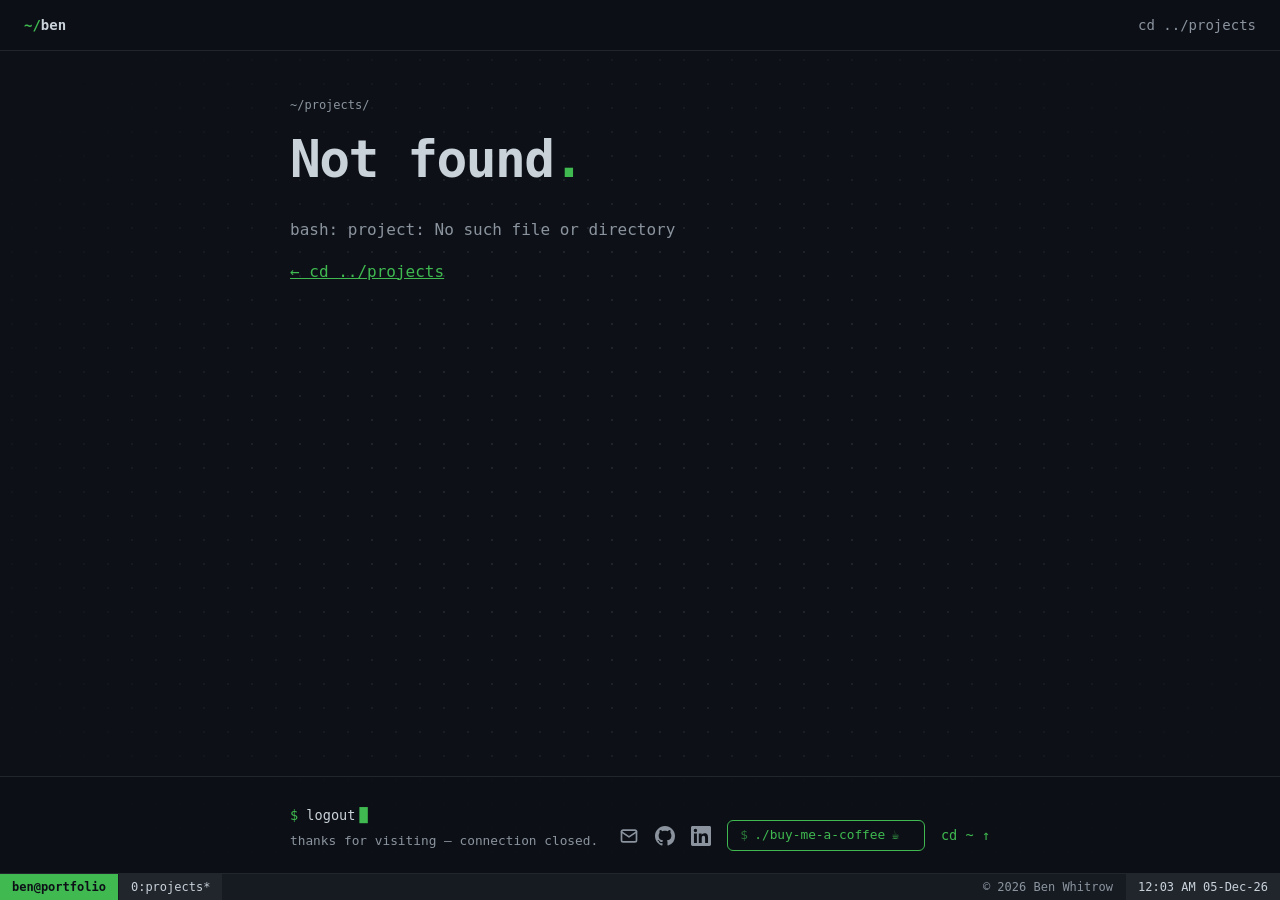
<file: project.html>
<!doctype html>
<html lang="en-GB">
<head>
  <meta charset="utf-8" />
  <meta name="viewport" content="width=device-width, initial-scale=1" />
  <title>ls ~/ben/projects · Ben Whitrow</title>
  <meta name="description" content="A project by Ben Whitrow, Cyber Security Degree Apprentice." />
  <link rel="canonical" href="https://benwhitrow.co.uk/projects.html" />
  <meta name="theme-color" content="#0d1117" />
  <meta name="author" content="Ben Whitrow" />
  <link rel="icon" href="favicon.svg" type="image/svg+xml" />
  <link rel="apple-touch-icon" href="images/apple-touch-icon.png" />
  <meta property="og:type" content="website" />
  <meta property="og:site_name" content="Ben Whitrow" />
  <meta property="og:title" content="ls ~/ben/projects · Ben Whitrow" />
  <meta property="og:description" content="A project by Ben Whitrow, Cyber Security Degree Apprentice." />
  <meta property="og:url" content="https://benwhitrow.co.uk/projects.html" />
  <meta property="og:image" content="https://benwhitrow.co.uk/images/og.png" />
  <meta property="og:image:width" content="1200" />
  <meta property="og:image:height" content="630" />
  <meta property="og:locale" content="en_GB" />
  <meta name="twitter:card" content="summary_large_image" />
  <meta name="twitter:title" content="ls ~/ben/projects · Ben Whitrow" />
  <meta name="twitter:description" content="A project by Ben Whitrow, Cyber Security Degree Apprentice." />
  <meta name="twitter:image" content="https://benwhitrow.co.uk/images/og.png" />
  <link rel="stylesheet" href="styles.css" />
  <script src="favicon.js"></script>
</head>
<body class="subpage">
  <nav>
    <a href="index.html" class="brand"><span class="prompt">~/</span>ben</a>
    <div class="links links-static">
      <a href="projects.html">cd ../projects</a>
    </div>
  </nav>

  <main>
    <article id="project" class="project-page"></article>
  </main>

  <script src="projects.js"></script>
  <script src="contact.js"></script>
  <script>
    // Render one project from projects.js, chosen by ?id= in the URL.
    (() => {
      const esc = (s) => String(s ?? '').replace(/[&<>"']/g, (c) => ({ '&': '&amp;', '<': '&lt;', '>': '&gt;', '"': '&quot;', "'": '&#39;' }[c]));
      const id = new URLSearchParams(location.search).get('id');
      const p = (window.PROJECTS || []).find((x) => x.id === id);
      const el = document.getElementById('project');

      if (!p) {
        // Don't let search engines index the "not found" state.
        const robots = document.createElement('meta');
        robots.name = 'robots'; robots.content = 'noindex';
        document.head.appendChild(robots);
        el.innerHTML = `
          <p class="crumb">~/projects/${esc(id || '')}</p>
          <h1 class="big">Not found<span class="accent">.</span></h1>
          <p class="muted">bash: ${esc(id || 'project')}: No such file or directory</p>
          <p><a href="projects.html">← cd ../projects</a></p>`;
        return;
      }

      document.title = `ls ~/ben/projects/${p.id} · ${p.title} — Ben Whitrow`;
      // Per-project SEO/social tags (Google renders this JavaScript when indexing).
      const setMeta = (sel, attr, val) => { const m = document.querySelector(sel); if (m) m.setAttribute(attr, val); };
      const url = `https://benwhitrow.co.uk/project.html?id=${encodeURIComponent(p.id)}`;
      const desc = `${p.summary} A project by Ben Whitrow.`;
      setMeta('meta[name="description"]', 'content', desc);
      setMeta('link[rel="canonical"]', 'href', url);
      setMeta('meta[property="og:title"]', 'content', document.title);
      setMeta('meta[name="twitter:title"]', 'content', document.title);
      setMeta('meta[property="og:description"]', 'content', desc);
      setMeta('meta[name="twitter:description"]', 'content', desc);
      setMeta('meta[property="og:url"]', 'content', url);
      el.innerHTML = `
        <p class="crumb">~/projects/<span class="accent">${esc(p.id)}</span></p>
        <h1 class="big">${esc(p.title)}<span class="accent">.</span></h1>
        <div class="project-meta">
          ${p.year ? `<span class="date">${esc(p.year)}</span>` : ''}
          ${(p.tags || []).map((t) => `<a class="tag" href="projects.html?tag=${encodeURIComponent(t)}">${esc(t)}</a>`).join('')}
        </div>
        ${p.links?.length ? `<p class="project-links">${p.links.map((l) => `<a href="${esc(l.url)}" target="_blank" rel="noopener">${esc(l.label)} ↗</a>`).join('')}</p>` : ''}
        ${p.image ? `<img class="project-image" src="${esc(p.image)}" alt="${esc(p.title)} screenshot" />` : ''}
        <div class="project-body">${p.body || ''}</div>
        <p class="back"><a href="projects.html">← cd ../projects</a></p>`;
    })();
  </script>
  <script src="footer.js"></script>
</body>
</html>
</file>
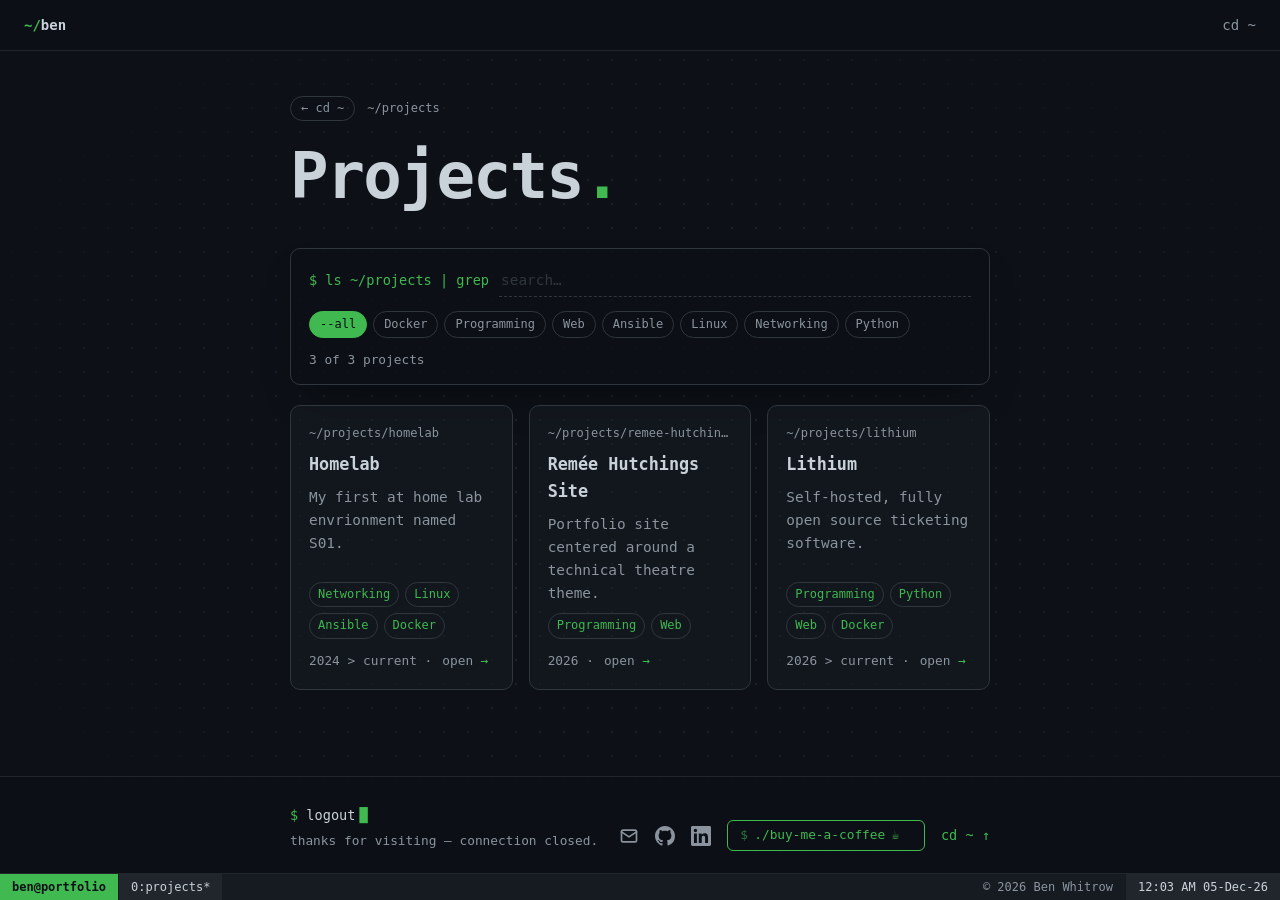
<file: projects.html>
<!doctype html>
<html lang="en-GB">
<head>
  <meta charset="utf-8" />
  <meta name="viewport" content="width=device-width, initial-scale=1" />
  <title>ls ~/ben/projects · Projects by Ben Whitrow</title>
  <meta name="description" content="Cyber security, networking, homelab and web projects by Ben Whitrow, a Cyber Security Degree Apprentice in Bristol, UK." />
  <link rel="canonical" href="https://benwhitrow.co.uk/projects.html" />
  <meta name="theme-color" content="#0d1117" />
  <meta name="author" content="Ben Whitrow" />
  <link rel="icon" href="favicon.svg" type="image/svg+xml" />
  <link rel="apple-touch-icon" href="images/apple-touch-icon.png" />
  <meta property="og:type" content="website" />
  <meta property="og:site_name" content="Ben Whitrow" />
  <meta property="og:title" content="ls ~/ben/projects · Projects by Ben Whitrow" />
  <meta property="og:description" content="Cyber security, networking, homelab and web projects by Ben Whitrow, a Cyber Security Degree Apprentice in Bristol, UK." />
  <meta property="og:url" content="https://benwhitrow.co.uk/projects.html" />
  <meta property="og:image" content="https://benwhitrow.co.uk/images/og.png" />
  <meta property="og:image:width" content="1200" />
  <meta property="og:image:height" content="630" />
  <meta property="og:locale" content="en_GB" />
  <meta name="twitter:card" content="summary_large_image" />
  <meta name="twitter:title" content="ls ~/ben/projects · Projects by Ben Whitrow" />
  <meta name="twitter:description" content="Cyber security, networking, homelab and web projects by Ben Whitrow, a Cyber Security Degree Apprentice in Bristol, UK." />
  <meta name="twitter:image" content="https://benwhitrow.co.uk/images/og.png" />
  <link rel="stylesheet" href="styles.css" />
  <script src="favicon.js"></script>
</head>
<body class="subpage">
  <nav>
    <a href="index.html" class="brand"><span class="prompt">~/</span>ben</a>
    <div class="links links-static">
      <a href="index.html">cd ~</a>
    </div>
  </nav>

  <main>
    <p class="crumb crumb-row"><a class="cd-btn" href="index.html">← cd ~</a> ~/projects</p>
    <h1 class="big page-title">Projects<span class="accent">.</span></h1>

    <!-- Search + tag filters; cards are generated from projects.js -->
    <div class="term filter-term">
      <div class="term-body">
        <label class="grep">
          <span class="prompt">$ ls ~/projects | grep</span>
          <input id="search" type="search" placeholder="search…" autocomplete="off" spellcheck="false" />
        </label>
        <div class="tag-filters" id="tag-filters"></div>
        <p class="result-count" id="result-count" aria-live="polite"></p>
      </div>
    </div>

    <div class="project-grid all-projects" id="all-projects"></div>
  </main>

  <script src="projects.js"></script>
  <script src="contact.js"></script>
  <script>
    (() => {
      const esc = (s) => String(s ?? '').replace(/[&<>"']/g, (c) => ({ '&': '&amp;', '<': '&lt;', '>': '&gt;', '"': '&quot;', "'": '&#39;' }[c]));
      const all = window.PROJECTS || [];
      const grid = document.getElementById('all-projects');
      const search = document.getElementById('search');
      const tagBox = document.getElementById('tag-filters');
      const count = document.getElementById('result-count');

      // Every tag used by any project, most common first.
      const tagCounts = {};
      all.forEach((p) => (p.tags || []).forEach((t) => (tagCounts[t] = (tagCounts[t] || 0) + 1)));
      const tags = Object.keys(tagCounts).sort((a, b) => tagCounts[b] - tagCounts[a] || a.localeCompare(b));

      // Start from ?tag= / ?q= in the URL, so tags elsewhere can link here.
      const params = new URLSearchParams(location.search);
      let activeTag = tags.includes(params.get('tag')) ? params.get('tag') : null;
      search.value = params.get('q') || '';

      tagBox.innerHTML = ['all', ...tags].map((t) =>
        `<button type="button" class="tag-btn" data-tag="${esc(t)}">${t === 'all' ? '--all' : esc(t)}</button>`).join('');

      const card = (p) => `
        <a class="project-card" href="project.html?id=${encodeURIComponent(p.id)}">
          <span class="crumb">~/projects/${esc(p.id)}</span>
          <h3>${esc(p.title)}</h3>
          <p>${esc(p.summary)}</p>
          <span class="tags">${(p.tags || []).map((t) => `<span class="tag">${esc(t)}</span>`).join('')}</span>
          <span class="open">${p.year ? `<span class="year">${esc(p.year)}</span>` : ''}open <span class="accent">→</span></span>
        </a>`;

      function render() {
        const q = search.value.trim().toLowerCase();
        const shown = all.filter((p) =>
          (!activeTag || (p.tags || []).includes(activeTag)) &&
          (!q || [p.title, p.summary, p.id, ...(p.tags || [])].join(' ').toLowerCase().includes(q)));

        tagBox.querySelectorAll('.tag-btn').forEach((b) =>
          b.classList.toggle('active', b.dataset.tag === (activeTag || 'all')));

        count.textContent = shown.length
          ? `${shown.length} of ${all.length} project${all.length === 1 ? '' : 's'}`
          : `grep: no projects match${q ? ` "${q}"` : ''}${activeTag ? ` in ${activeTag}` : ''}`;
        count.classList.toggle('empty', !shown.length);
        grid.innerHTML = shown.map(card).join('');

        // keep the URL in sync so filtered views can be shared
        const url = new URL(location);
        activeTag ? url.searchParams.set('tag', activeTag) : url.searchParams.delete('tag');
        q ? url.searchParams.set('q', q) : url.searchParams.delete('q');
        history.replaceState(null, '', url);
      }

      tagBox.addEventListener('click', (e) => {
        const b = e.target.closest('.tag-btn');
        if (!b) return;
        activeTag = b.dataset.tag === 'all' || b.dataset.tag === activeTag ? null : b.dataset.tag;
        render();
      });
      search.addEventListener('input', render);

      render();
      requestAnimationFrame(() => grid.classList.add('in'));   // cards fade in on first load
    })();
  </script>
  <script src="footer.js"></script>
</body>
</html>
</file>
<file: styles.css>
/* Colour scheme: every colour on the site comes from here */
:root {
  --bg: #0d1117;
  --text: #c9d1d9;        /* headings and primary text */
  --muted: #8b949e;       /* body copy and secondary text */
  --green: #3fb950;       /* accent */
  --border: #30363d;
  --border-soft: #21262d;
  --border-faint: #161b22;
  --red: #e5484d;         /* errors */
}

html { scroll-behavior: smooth; }
/* Never allow sideways scrolling/dragging (clip, unlike hidden, doesn't break sticky/fixed elements) */
html, body { overflow-x: clip; max-width: 100%; }
@supports not (overflow-x: clip) { html, body { overflow-x: hidden; } }
/* iPhones auto-zoom into any text box under 16px and stay zoomed, which shifts the page
   off-centre. Keep form fields at 16px on phones. */
@media (max-width: 760px) {
  input, textarea, select { font-size: 16px !important; }
}
body {
  margin: 0;
  background: var(--bg);
  color: var(--text);
  font-family: ui-monospace, Menlo, monospace;
  line-height: 1.6;
}
a { color: var(--green); }

/* Background: faint dot grid */
body::before {
  content: ""; position: fixed; inset: 0; z-index: -1; pointer-events: none;
  background-image: radial-gradient(rgba(139, 148, 158, 0.15) 1px, transparent 1px);
  background-size: 24px 24px;
  /* fade the grid out towards the edges */
  mask-image: radial-gradient(ellipse at center, black 30%, transparent 85%);
  -webkit-mask-image: radial-gradient(ellipse at center, black 30%, transparent 85%);
}
nav {
  position: fixed; top: 0; left: 0; right: 0; z-index: 10;
  display: flex; align-items: center; justify-content: space-between; gap: 24px;
  padding: 14px 24px;
  background: rgba(13, 17, 23, 0.7);
  backdrop-filter: blur(8px);
  -webkit-backdrop-filter: blur(8px);
  border-bottom: 1px solid var(--border-soft);
  font-size: 14px;
}
nav a { color: var(--muted); text-decoration: none; transition: color 0.2s; }
nav .brand { color: var(--text); font-weight: bold; }
nav .links { display: flex; gap: 20px; overflow-x: auto; scrollbar-width: none; }
nav .links::-webkit-scrollbar { display: none; }
nav .links a { white-space: nowrap; }
nav .links a:hover, nav .links a.active { color: var(--green); }
nav .links a.active::after { content: "_"; animation: blink 1s steps(1) infinite; }
.menu-toggle { display: none; }

/* Mobile: hamburger that drops down a terminal-style menu */
@media (max-width: 760px) {
  nav { padding: 12px 16px; }
  .menu-toggle {
    display: flex; flex-direction: column; justify-content: center; gap: 5px;
    width: 36px; height: 32px; padding: 6px;
    background: none; border: 1px solid var(--border); border-radius: 6px; cursor: pointer;
  }
  .menu-toggle span { display: block; height: 2px; background: var(--green); transition: transform 0.25s, opacity 0.25s; }
  nav.open .menu-toggle span:nth-child(1) { transform: translateY(7px) rotate(45deg); }
  nav.open .menu-toggle span:nth-child(2) { opacity: 0; }
  nav.open .menu-toggle span:nth-child(3) { transform: translateY(-7px) rotate(-45deg); }

  nav .links {
    position: absolute; top: 100%; left: 0; right: 0;
    flex-direction: column; gap: 0;
    padding: 8px 16px 16px;
    background: rgba(13, 17, 23, 0.95);
    border-bottom: 1px solid var(--border-soft);
    /* closed state: hidden and slightly raised */
    opacity: 0; transform: translateY(-8px); visibility: hidden;
    transition: opacity 0.2s, transform 0.2s, visibility 0.2s;
  }
  nav.open .links { opacity: 1; transform: none; visibility: visible; }
  nav .links a { padding: 10px 0; font-size: 16px; border-bottom: 1px solid var(--border-faint); }
  nav .links a:last-child { border-bottom: 0; }
  nav .links a::before { content: "$ "; color: var(--green); }
}
main { max-width: 700px; margin: 0 auto; padding: 0 16px 64px; }
header, section {
  min-height: 100vh;
  box-sizing: border-box;
  display: flex; flex-direction: column; justify-content: center;
  padding: 64px 0;
}
header { align-items: center; text-align: center; position: relative; z-index: 1; }
/* svh = the visible screen height on phones (excludes the browser's address bar) */
header { min-height: 100svh; }

/* Mobile: sections size to their content with consistent spacing,
   instead of each being a mostly-empty full screen. */
@media (max-width: 760px) {
  /* centre the landing text in the space below the fixed nav (--nav-h set by script.js) */
  header { padding: var(--nav-h, 57px) 0 0; }
  section { min-height: auto; padding: 72px 0 40px; }
  section:last-child { padding-bottom: 24px; }
  /* start About below the landing squares' fade (--fade-h set by script.js) */
  #about { padding-top: calc(var(--fade-h, 0px) + 40px); }
  main { padding-bottom: 48px; }
}
#tree {
  position: absolute; top: 0; left: 0;
  width: 100%; height: 130vh; /* JS sets the exact height and fade mask */
  pointer-events: none;
}
header p { margin: 8px 0 0; color: var(--muted); }
h1 { margin: 0; font-size: 2.5rem; }
.prompt { color: var(--green); }
.cursor { margin-left: 4px; color: var(--green); animation: blink 1s steps(1) infinite; }
#untyped { visibility: hidden; } /* reserves the name's width so the centred text doesn't shift while typing */
#subtext { opacity: 0; transition: opacity 0.5s ease; }
#subtext.show { opacity: 1; }
@keyframes blink { 50% { opacity: 0; } }
h2 { color: var(--text); }
.accent { color: var(--green); }
h3 { margin-bottom: 0; }
.date { color: var(--muted); margin: 0; }

/* Experience */
h3.sub { font-size: clamp(1.5rem, 5vw, 2rem); color: var(--muted); margin: 8px 0 24px; }
.timeline { list-style: none; margin: 0; padding: 0 0 0 36px; position: relative; }
/* the vertical line, which grows down when the section scrolls into view */
.timeline::before {
  content: ""; position: absolute; left: 7px; top: 8px; bottom: 8px; width: 2px;
  background: linear-gradient(var(--green), var(--border));
  transform-origin: top; transform: scaleY(0); transition: transform 1.2s ease;
}
.timeline.in::before { transform: none; }
.job {
  position: relative;
  display: flex; align-items: center; justify-content: space-between; gap: 16px;
  padding: 18px 20px; margin-bottom: 18px;
  background: rgba(22, 27, 34, 0.6);
  border: 1px solid var(--border); border-radius: 10px;
  /* only the entrance animates; hover changes are instant */
  transition: opacity 0.5s, translate 0.5s;
  opacity: 0; translate: 0 16px;
}
.timeline.in .job { opacity: 1; translate: 0 0; }
.timeline.in .job:nth-child(2) { transition-delay: 0.15s; }
.timeline.in .job:nth-child(3) { transition-delay: 0.3s; }
.timeline.in .job:nth-child(4) { transition-delay: 0.45s; }
.job:hover { border-color: var(--green); }
/* node on the line for each job */
.job::before {
  content: ""; position: absolute; left: -35px; top: 50%; translate: 0 -50%;
  width: 10px; height: 10px; border-radius: 50%;
  background: var(--bg); border: 2px solid var(--green);
}
.job:hover::before { background: var(--green); box-shadow: 0 0 6px var(--green), 0 0 14px var(--green); }
.job:first-child::before { background: var(--green); box-shadow: 0 0 10px var(--green); }
.job h4 { margin: 0; font-size: 1.2rem; color: var(--text); }
.job .role { margin: 2px 0 6px; color: var(--muted); }
.job .date { font-size: 0.85rem; }
.job .date::before { content: "> "; color: var(--green); }
.logo { width: 64px; height: 64px; flex-shrink: 0; border-radius: 10px; object-fit: contain; }
@media (max-width: 600px) {
  .timeline { padding-left: 28px; }
  .job::before { left: -27px; }
  .job { padding: 14px 16px; }
  .job h4 { font-size: 1.05rem; }
  .logo { width: 48px; height: 48px; }
}
@media (prefers-reduced-motion: reduce) {
  .timeline::before { transition: none; transform: none; }
  .job { opacity: 1; translate: none; }
}

/* Projects */
.crumb { font-size: 0.75rem; color: var(--muted); margin: 0; }
.tag {
  display: inline-block; font-size: 0.75rem; color: var(--green);
  padding: 2px 8px; border: 1px solid var(--border); border-radius: 999px;
}
.project-grid { display: grid; grid-template-columns: repeat(3, minmax(0, 1fr)); gap: 16px; } /* minmax(0,…) stops long content widening a column */
.project-card {
  display: flex; flex-direction: column; gap: 8px;
  padding: 18px; border-radius: 10px;
  background: rgba(22, 27, 34, 0.6); border: 1px solid var(--border);
  color: inherit; text-decoration: none;
  opacity: 0; translate: 0 16px; transition: opacity 0.5s, translate 0.5s;
}
.project-grid.in .project-card { opacity: 1; translate: 0 0; }
.project-grid.in .project-card:nth-child(2) { transition-delay: 0.15s; }
.project-grid.in .project-card:nth-child(3) { transition-delay: 0.3s; }
.project-card:hover { border-color: var(--green); }
.project-card .crumb { white-space: nowrap; overflow: hidden; text-overflow: ellipsis; }
.project-card h3 { margin: 0; font-size: 1.05rem; color: var(--text); }
.project-card p { margin: 0; color: var(--muted); font-size: 0.9rem; flex: 1; }
.project-card .tags { display: flex; flex-wrap: wrap; gap: 6px; }
.project-card .open { font-size: 0.8rem; color: var(--muted); margin-top: 4px; }
.project-card:hover .open { color: var(--text); }
.see-all {
  align-self: center; margin-top: 24px;
  padding: 10px 16px; border: 1px solid var(--border); border-radius: 8px;
  color: var(--text); text-decoration: none; font-size: 0.9rem;
}
.see-all:hover { border-color: var(--green); }
@media (max-width: 760px) {
  .project-grid { grid-template-columns: minmax(0, 1fr); }
}
@media (prefers-reduced-motion: reduce) {
  .project-card { opacity: 1; translate: none; transition: none; }
}

/* Single project page (project.html) */
.subpage main { padding-top: 96px; }
/* Keep the footer at the bottom of the screen even when a page is short */
body.subpage { min-height: 100vh; min-height: 100svh; display: flex; flex-direction: column; }
/* border-box so the side padding is inside the width (otherwise it overflows on phones);
   732 = the usual 700px content width + 16px padding each side */
.subpage main { flex: 1 0 auto; width: 100%; max-width: 732px; box-sizing: border-box; }
.project-page h1.big { font-size: clamp(2rem, 7vw, 3.2rem); color: var(--text); margin: 4px 0 12px; letter-spacing: -0.03em; }
.project-meta { display: flex; flex-wrap: wrap; align-items: center; gap: 8px; }
.project-meta .date { margin-right: 4px; }
.project-links { display: flex; gap: 16px; }
.project-image { width: 100%; border-radius: 10px; border: 1px solid var(--border); margin: 16px 0; }
.project-body { color: var(--muted); }
.project-body h2, .project-body h3 { color: var(--text); }
/* Terminal command button (see projects.js for usage) */
.btn {
  display: inline-flex; align-items: center; gap: 0.5em;
  font: inherit; font-size: 0.9rem; line-height: 1; cursor: pointer;
  padding: 10px 16px; border-radius: 6px;
  color: var(--green); border: 1px solid var(--green); text-decoration: none;
  /* green fill that sweeps in from the left on hover */
  background: linear-gradient(var(--green), var(--green)) no-repeat left / 0% 100%;
  transition: background-size 0.2s ease, color 0.2s ease;
}
.btn::before { content: "$"; opacity: 0.6; }
.btn::after { content: "\2588"; font-size: 0.8em; opacity: 0; }
.btn:hover, .btn:focus-visible { background-size: 100% 100%; color: var(--bg); outline: none; }
.btn:hover::after, .btn:focus-visible::after { opacity: 1; animation: blink 1s steps(1) infinite; }
.btn:active { transform: translateY(1px); }
/* variants */
.btn.solid { background-color: var(--green); color: var(--bg); }
.btn.solid:hover { background-image: none; filter: brightness(1.15); }
.btn.subtle { color: var(--text); border-color: var(--border); --green-fill: var(--border); background-image: linear-gradient(var(--border-soft), var(--border-soft)); }
.btn.subtle:hover { color: var(--text); border-color: var(--muted); }
.btn.subtle::before { color: var(--green); opacity: 1; }
/* lay several buttons out in a row */
.btn-row { display: flex; flex-wrap: wrap; gap: 10px; margin: 16px 0; }

/* Spacers and dividers for project write-ups (see projects.js) */
.project-body .spacer { height: 32px; }
.project-body .spacer.sm { height: 16px; }
.project-body .spacer.lg { height: 64px; }
.project-body hr {
  border: 0; height: 1px; margin: 32px 0;
  background: repeating-linear-gradient(90deg, var(--border) 0 6px, transparent 6px 12px);
}

/* Images inside project write-ups (see projects.js for usage) */
.project-body img { max-width: 100%; height: auto; }
.project-body .img { margin: 24px 0; }
.project-body .img img {
  display: block; width: 100%;
  border-radius: 10px; border: 1px solid var(--border);
}
.project-body .img figcaption { margin-top: 8px; font-size: 0.85rem; color: var(--muted); }
.project-body .img figcaption::before { content: "// "; color: var(--green); opacity: 0.7; }
.project-body .img.sm { max-width: 60%; margin-left: auto; margin-right: auto; }
.project-body .img.sm figcaption { text-align: center; }
/* two (or more) images side by side; stacks on phones */
.project-body .img-row { display: grid; grid-template-columns: repeat(auto-fit, minmax(220px, 1fr)); gap: 12px; margin: 24px 0; }
.project-body .img-row .img { margin: 0; }
@media (max-width: 600px) { .project-body .img.sm { max-width: 100%; } }

.project-page .back { margin-top: 48px; }
.project-page .back a { text-decoration: none; }
.project-page .back a:hover { text-decoration: underline; }
.muted { color: var(--muted); }
nav .links.links-static { position: static; opacity: 1; visibility: visible; transform: none; flex-direction: row; padding: 0; background: none; border: 0; }
nav .links.links-static a::before { content: none; }
nav .links.links-static a { border: 0; padding: 0; font-size: 14px; }

/* Skills terminal */
.term {
  border: 1px solid var(--border); border-radius: 10px; overflow: hidden;
  background: rgba(13, 17, 23, 0.85);
  box-shadow: 0 20px 40px -20px rgba(0, 0, 0, 0.6);
}
.term-bar {
  display: flex; align-items: center; gap: 6px;
  padding: 10px 14px; border-bottom: 1px solid var(--border-soft);
  background: rgba(22, 27, 34, 0.8);
}
.term-bar .dot { width: 10px; height: 10px; border-radius: 50%; background: var(--border); }
.term-title { flex: 1; text-align: center; font-size: 0.75rem; color: var(--muted); margin-right: 42px; }
.term-body { padding: 16px 18px 14px; font-size: 0.9rem; }
.term-line { margin: 0 0 8px; }
.term-line .cursor { margin-left: 2px; }
/* groups take up their space from the start (no layout jump), just invisible until printed */
.term-group { visibility: hidden; margin-bottom: 14px; }
.term-group.shown { visibility: visible; }
.term-dir { margin: 0 0 8px; color: var(--green); }
.skill-grid { display: grid; grid-template-columns: repeat(auto-fill, minmax(84px, 1fr)); gap: 6px; }
.skill {
  display: flex; flex-direction: column; align-items: center; gap: 6px;
  padding: 10px 4px 8px; border-radius: 8px;
  background: none; border: 1px solid transparent; cursor: pointer;
  font: inherit; color: var(--muted);
}
/* icons pop in one after another when their folder prints */
.term-group.shown .skill { animation: skill-in 0.3s ease both; animation-delay: calc(var(--i) * 50ms); }
@keyframes skill-in { from { opacity: 0; transform: translateY(6px); } }
.skill-icon { position: relative; width: 32px; height: 32px; }
.skill-icon img { position: absolute; inset: 0; width: 100%; height: 100%; object-fit: contain; }
/* Default: every logo flattened to the same grey. Hover: its real brand colour. */
.skill-icon img { filter: grayscale(1) brightness(0) invert(0.58); }
.skill-icon img.glow { filter: blur(10px) saturate(1.5); opacity: 0; }
.skill:hover .skill-icon img, .skill.active .skill-icon img, .skill:focus-visible .skill-icon img { filter: none; }
.skill:hover .skill-icon img.glow, .skill.active .skill-icon img.glow, .skill:focus-visible .skill-icon img.glow { filter: blur(10px) saturate(1.5); opacity: 0.55; }
.skill-icon-text {
  display: grid; place-items: center;
  border: 1.5px solid currentColor; border-radius: 6px;
  font-weight: bold; font-size: 0.85rem;
}
.skill:hover .skill-icon-text, .skill.active .skill-icon-text { color: var(--brand, var(--text)); }
.skill-name { font-size: 0.72rem; text-align: center; line-height: 1.2; }
.skill:hover, .skill.active, .skill:focus-visible { color: var(--text); border-color: var(--border-soft); background: rgba(255, 255, 255, 0.04); outline: none; }
.term-status {
  margin: 4px 0 0; padding-top: 10px; min-height: 1.6em;
  border-top: 1px dashed var(--border-soft); color: var(--muted); font-size: 0.85rem;
}
.term:not(.done) .term-status { visibility: hidden; }
@media (max-width: 600px) {
  .term-body { padding: 14px 12px 12px; font-size: 0.85rem; }
  .skill-grid { grid-template-columns: repeat(auto-fill, minmax(72px, 1fr)); }
  .skill-icon { width: 28px; height: 28px; }
}
@media (prefers-reduced-motion: reduce) {
  .term-group.shown .skill { animation: none; }
}

/* Contact (SSH terminal) */
.ssh-line { margin: 0 0 4px; color: var(--muted); font-size: 0.85rem; word-break: break-word; }
.ssh-line .cmd, .ssh-line:first-child { color: var(--text); }
.ssh-line .ok { color: var(--green); }
.ssh-line .fail { color: var(--red); }
.ssh-line.cipher {
  color: var(--green); opacity: 0.85; word-break: break-all;
  padding: 8px 10px; margin: 6px 0; border-left: 2px solid var(--green);
  background: rgba(63, 185, 80, 0.05);
}
/* the form reserves its space but stays invisible until the "connection" finishes */
.ssh-form { visibility: hidden; margin-top: 14px; }
.connected .ssh-form { visibility: visible; animation: skill-in 0.3s ease both; }
.ssh-line.pending { visibility: hidden; }
.ssh-form label { display: flex; align-items: baseline; gap: 10px; margin-bottom: 10px; }
.ssh-form label.msg { flex-direction: column; gap: 6px; }
.ssh-form .prompt { flex-shrink: 0; color: var(--green); font-size: 0.85rem; }
.ssh-form input, .ssh-form textarea {
  flex: 1; width: 100%; box-sizing: border-box;
  font: inherit; font-size: 0.9rem; color: var(--text);
  background: transparent; border: 0; border-bottom: 1px dashed var(--border);
  padding: 4px 2px; outline: none; caret-color: var(--green);
}
.ssh-form textarea { border: 1px dashed var(--border); border-radius: 6px; padding: 8px; resize: vertical; }
.ssh-form input:focus, .ssh-form textarea:focus { border-color: var(--green); }
.ssh-form :disabled { opacity: 0.5; }
.ssh-actions { display: flex; align-items: center; gap: 12px; flex-wrap: wrap; }
.ssh-actions button, .link-btn {
  font: inherit; font-size: 0.85rem; cursor: pointer;
  color: var(--bg); background: var(--green); border: 0; border-radius: 6px; padding: 8px 14px;
}
.ssh-actions button:disabled { cursor: default; }
.link-btn { color: var(--green); background: none; border: 1px solid var(--border); }
.link-btn:hover { border-color: var(--green); }
.ssh-error { color: var(--red); font-size: 0.8rem; }
.ssh-send { margin-top: 12px; }
.ssh-links {
  margin: 14px 0 0; padding-top: 10px; border-top: 1px dashed var(--border-soft);
  font-size: 0.85rem; visibility: hidden;
}
.connected .ssh-links { visibility: visible; }
.ssh-links a { color: var(--muted); text-decoration: none; }
.ssh-links a:hover { color: var(--green); }
.ssh-links .sep { margin: 0 10px; color: var(--border); }

/* Footer: terminal sign-off + tmux-style status bar */
.site-footer { border-top: 1px solid var(--border-soft); background: rgba(13, 17, 23, 0.85); font-size: 0.85rem; }
.foot-main {
  max-width: 700px; margin: 0 auto; padding: 28px 16px 22px;
  display: flex; justify-content: space-between; align-items: flex-end; gap: 20px; flex-wrap: wrap;
}
.foot-cmd { margin: 0; color: var(--text); }
.foot-note { margin: 4px 0 0; color: var(--muted); font-size: 0.8rem; }
.foot-links { margin: 0; display: flex; align-items: center; gap: 16px; flex-wrap: wrap; }
.foot-icon { display: inline-flex; }
.foot-icon svg { width: 20px; height: 20px; }
.foot-links a { color: var(--muted); text-decoration: none; }
.foot-links a:hover { color: var(--green); }
.foot-links .foot-top { color: var(--green); }
.foot-links .foot-coffee { color: var(--green); font-size: 0.8rem; padding: 8px 12px; }
.foot-links .foot-coffee:hover, .foot-links .foot-coffee:focus-visible { color: var(--bg); }
.statusbar {
  display: flex; align-items: stretch; gap: 1px;
  background: var(--border-faint); border-top: 1px solid var(--border-soft);
  font-size: 0.75rem; line-height: 1;
}
.statusbar .seg { padding: 7px 12px; color: var(--muted); white-space: nowrap; }
.statusbar .seg-host { background: var(--green); color: var(--bg); font-weight: bold; }
.statusbar .seg-window { color: var(--text); background: var(--border-soft); }
.statusbar .spacer { flex: 1; }
.statusbar .seg-clock { background: var(--border-soft); color: var(--text); }
@media (max-width: 600px) {
  .statusbar .seg-copy { display: none; }
}

/* All projects page (projects.html) */
.page-title { font-size: clamp(2.4rem, 8vw, 4rem); color: var(--text); margin: 4px 0 20px; letter-spacing: -0.03em; }
.filter-term { margin-bottom: 20px; }
.grep { display: flex; align-items: baseline; gap: 10px; flex-wrap: wrap; }
.grep .prompt { font-size: 0.85rem; white-space: nowrap; }
.grep input {
  flex: 1; min-width: 140px; font: inherit; font-size: 0.9rem; color: var(--text);
  background: transparent; border: 0; border-bottom: 1px dashed var(--border);
  padding: 4px 2px; outline: none; caret-color: var(--green);
}
.grep input:focus { border-color: var(--green); }
.grep input::placeholder { color: var(--border); }
.tag-filters { display: flex; flex-wrap: wrap; gap: 6px; margin-top: 14px; }
.tag-btn {
  font: inherit; font-size: 0.75rem; cursor: pointer;
  color: var(--muted); background: none;
  padding: 3px 10px; border: 1px solid var(--border); border-radius: 999px;
}
.tag-btn:hover { color: var(--text); border-color: var(--muted); }
.tag-btn.active { color: var(--bg); background: var(--green); border-color: var(--green); }
.result-count { margin: 12px 0 0; font-size: 0.8rem; color: var(--muted); }
.result-count.empty { color: var(--red); }
.all-projects { grid-template-columns: repeat(auto-fill, minmax(210px, 1fr)); }
.all-projects .project-card { transition-delay: 0s !important; }
.crumb-row { display: flex; align-items: center; gap: 12px; }
.cd-btn {
  font-size: 0.75rem; color: var(--muted); text-decoration: none;
  padding: 2px 10px; border: 1px solid var(--border); border-radius: 999px;
}
.cd-btn:hover { color: var(--green); border-color: var(--green); }
a.tag { text-decoration: none; }
a.tag:hover { border-color: var(--green); }
.project-card .year { color: var(--muted); margin-right: 10px; }
.project-card .year::after { content: " ·"; }

/* About */
h2.big { font-size: clamp(2.4rem, 8vw, 4rem); color: var(--text); margin: 0 0 16px; letter-spacing: -0.03em; }
#about p { color: var(--muted); font-size: 1.05rem; }
.bristol {
  position: relative;
  max-width: 520px;
  aspect-ratio: 520 / 160;
  display: flex; align-items: flex-start; justify-content: center;
  margin: 8px 0;
  container-type: inline-size;  /* lets the text scale with the bridge */
}
.bridge { position: absolute; inset: 0; width: 100%; height: 100%; }
.place {
  position: relative;
  /* Sized and placed relative to the bridge so the text always sits between
     the tower tops, above the dip of the main chain. */
  font-size: 7.5cqw;
  line-height: 1;
  margin-top: 4.5%;
  font-weight: bold;
  letter-spacing: -0.02em;
  color: var(--text);
}
.bridge .draw, .bridge .hangers line {
  stroke: var(--green); stroke-width: 1.2; stroke-linecap: round; opacity: 0.45;
}
.bridge .dim { opacity: 0.2; }
.bridge .chain { stroke-width: 1.6; opacity: 0.6; }
.bridge .dashed { stroke-dasharray: 4 6; }
.bridge .hangers line { stroke-width: 0.8; opacity: 0.3; }
.bridge .node { fill: var(--green); opacity: 0.8; }

/* Draw-in animation, triggered when the section scrolls into view */
.bridge .draw[pathLength] { stroke-dasharray: 1; stroke-dashoffset: 1; transition: stroke-dashoffset 1.6s ease; }
.bridge .draw.chain[pathLength] { transition-delay: 0.5s; }
.bridge .hangers line { transform: scaleY(0); transform-box: fill-box; transform-origin: top; transition: transform 0.4s ease; }
.bridge .node, .bridge .dashed { opacity: 0; transition: opacity 0.6s ease 1.6s; }
.bridge.in .draw[pathLength] { stroke-dashoffset: 0; }
.bridge.in .hangers line { transform: none; }
.bridge.in .node { opacity: 0.8; animation: node-blink 2s ease-in-out 2.2s infinite; }
.bridge.in .dashed { opacity: 0.2; }
@keyframes node-blink { 50% { opacity: 0.2; } }@media (prefers-reduced-motion: reduce) {
  .bridge * { transition: none !important; animation: none !important; }
}
</file>
